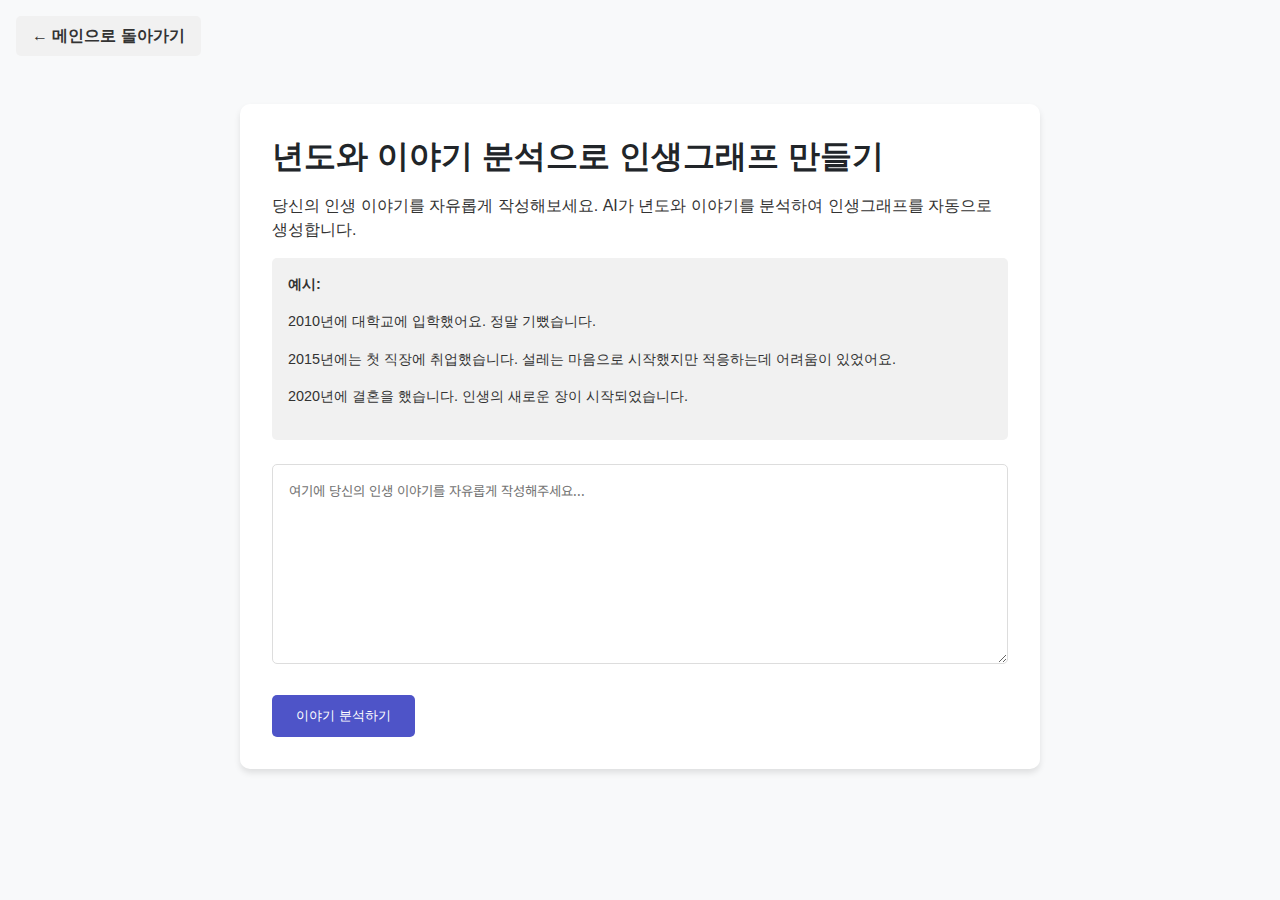
<file: analysis-graph.html>
<!doctype html>
<html lang="ko">
<head>
  <meta charset="utf-8"/>
  <link rel="icon" href="/favicon.ico"/>
  <meta name="viewport" content="width=device-width,initial-scale=1"/>
  <meta name="theme-color" content="#4e54c8"/>
  <meta name="description" content="년도와 이야기를 분석해서 인생그래프를 그려보세요"/>
  <link rel="apple-touch-icon" href="/logo192.png"/>
  <link rel="manifest" href="/manifest.json"/>
  <title>인생그래프 - 분석 기반</title>
  <link href="https://fonts.googleapis.com/css2?family=Noto+Sans+KR:wght@400;500;700&display=swap" rel="stylesheet">
  <script defer="defer" src="/static/js/main.83003733.js"></script>
  <link href="/static/css/main.36782c81.css" rel="stylesheet">
  <style>
    .analysis-container {
      max-width: 800px;
      margin: 2rem auto;
      padding: 2rem;
      background-color: #fff;
      border-radius: 10px;
      box-shadow: 0 4px 6px rgba(0, 0, 0, 0.1);
    }
    .text-input-area {
      width: 100%;
      min-height: 200px;
      padding: 1rem;
      border: 1px solid #ddd;
      border-radius: 5px;
      font-family: 'Noto Sans KR', sans-serif;
      margin-bottom: 1.5rem;
      resize: vertical;
    }
    .analysis-button {
      background-color: #4e54c8;
      color: white;
      border: none;
      padding: 0.75rem 1.5rem;
      border-radius: 5px;
      font-weight: 500;
      cursor: pointer;
    }
    .analysis-result {
      margin-top: 2rem;
      padding: 1.5rem;
      background-color: #f8f9fa;
      border-radius: 5px;
      display: none;
    }
    .example-text {
      background-color: #f1f1f1;
      padding: 1rem;
      border-radius: 5px;
      margin-bottom: 1.5rem;
      font-size: 0.9rem;
    }
    .back-button {
      display: inline-block;
      margin: 1rem;
      padding: 0.5rem 1rem;
      background-color: #f1f1f1;
      border-radius: 5px;
      text-decoration: none;
      color: #333;
    }
    .event-item {
      display: flex;
      align-items: center;
      margin-bottom: 0.5rem;
      padding: 0.5rem;
      background-color: white;
      border-radius: 5px;
      box-shadow: 0 1px 3px rgba(0,0,0,0.1);
    }
    .event-year {
      font-weight: bold;
      margin-right: 1rem;
      min-width: 50px;
    }
    .event-description {
      flex-grow: 1;
    }
    .event-emotion {
      margin-left: 1rem;
      width: 50px;
      text-align: center;
    }
    .emotion-slider {
      width: 100%;
      margin: 1rem 0;
    }
  </style>
</head>
<body>
  <a href="index.html" class="back-button">← 메인으로 돌아가기</a>
  <div class="analysis-container">
    <h1>년도와 이야기 분석으로 인생그래프 만들기</h1>
    <p>당신의 인생 이야기를 자유롭게 작성해보세요. AI가 년도와 이야기를 분석하여 인생그래프를 자동으로 생성합니다.</p>
    
    <div class="example-text">
      <p><strong>예시:</strong></p>
      <p>2010년에 대학교에 입학했어요. 정말 기뻤습니다.</p>
      <p>2015년에는 첫 직장에 취업했습니다. 설레는 마음으로 시작했지만 적응하는데 어려움이 있었어요.</p>
      <p>2020년에 결혼을 했습니다. 인생의 새로운 장이 시작되었습니다.</p>
    </div>
    
    <textarea class="text-input-area" id="storyInput" placeholder="여기에 당신의 인생 이야기를 자유롭게 작성해주세요..."></textarea>
    
    <button class="analysis-button" id="analyzeButton">이야기 분석하기</button>
    
    <div class="analysis-result" id="analysisResult">
      <h3>분석 결과</h3>
      <p>다음과 같은 인생 이벤트가 발견되었습니다. 감정 점수를 조정하고 그래프를 생성해보세요.</p>
      
      <div id="eventsList">
        <!-- 분석된 이벤트가 여기에 표시됩니다 -->
      </div>
      
      <button class="analysis-button" id="generateGraphButton" style="margin-top: 1.5rem;">인생그래프 생성하기</button>
    </div>
  </div>

  <script>
    document.addEventListener('DOMContentLoaded', function() {
      const storyInput = document.getElementById('storyInput');
      const analyzeButton = document.getElementById('analyzeButton');
      const analysisResult = document.getElementById('analysisResult');
      const eventsList = document.getElementById('eventsList');
      const generateGraphButton = document.getElementById('generateGraphButton');
      
      // 이야기 분석 버튼 클릭 이벤트
      analyzeButton.addEventListener('click', function() {
        const story = storyInput.value.trim();
        
        if (story === '') {
          alert('이야기를 입력해주세요.');
          return;
        }
        
        // 간단한 정규식으로 년도와 이야기 추출 (실제로는 더 복잡한 NLP가 필요할 수 있음)
        const yearPattern = /\b(19|20)\d{2}\b년?/g;
        const years = story.match(yearPattern);
        
        if (!years || years.length === 0) {
          alert('이야기에서 년도를 찾을 수 없습니다. 예시와 같이 년도를 포함해주세요.');
          return;
        }
        
        // 이야기를 문장으로 분리
        const sentences = story.split(/[.!?]\s+/);
        const events = [];
        
        // 각 문장에서 년도가 포함된 이벤트 추출
        sentences.forEach(sentence => {
          const match = sentence.match(yearPattern);
          if (match) {
            const year = match[0].replace('년', '');
            const description = sentence.replace(yearPattern, '').trim();
            
            // 감정 분석 (간단한 키워드 기반, 실제로는 더 복잡한 감정 분석이 필요)
            let emotion = 0;
            if (sentence.includes('기쁨') || sentence.includes('행복') || sentence.includes('좋았') || sentence.includes('기뻤')) {
              emotion = 7;
            } else if (sentence.includes('슬픔') || sentence.includes('우울') || sentence.includes('힘들') || sentence.includes('어려움')) {
              emotion = -5;
            } else if (sentence.includes('화') || sentence.includes('분노') || sentence.includes('짜증')) {
              emotion = -8;
            } else if (sentence.includes('설레') || sentence.includes('기대')) {
              emotion = 5;
            }
            
            events.push({
              year: year,
              description: description,
              emotion: emotion
            });
          }
        });
        
        // 이벤트 목록 표시
        displayEvents(events);
        
        // 결과 영역 표시
        analysisResult.style.display = 'block';
      });
      
      function displayEvents(events) {
        eventsList.innerHTML = '';
        
        events.forEach((event, index) => {
          const eventItem = document.createElement('div');
          eventItem.className = 'event-item';
          
          const yearElement = document.createElement('div');
          yearElement.className = 'event-year';
          yearElement.textContent = event.year;
          
          const descriptionElement = document.createElement('div');
          descriptionElement.className = 'event-description';
          descriptionElement.textContent = event.description;
          
          const emotionContainer = document.createElement('div');
          emotionContainer.className = 'event-emotion-container';
          
          const emotionSlider = document.createElement('input');
          emotionSlider.type = 'range';
          emotionSlider.min = '-10';
          emotionSlider.max = '10';
          emotionSlider.value = event.emotion;
          emotionSlider.className = 'emotion-slider';
          emotionSlider.id = `emotion-${index}`;
          
          const emotionValue = document.createElement('div');
          emotionValue.className = 'event-emotion';
          emotionValue.textContent = event.emotion;
          
          emotionSlider.addEventListener('input', function() {
            emotionValue.textContent = this.value;
          });
          
          emotionContainer.appendChild(emotionSlider);
          emotionContainer.appendChild(emotionValue);
          
          eventItem.appendChild(yearElement);
          eventItem.appendChild(descriptionElement);
          eventItem.appendChild(emotionContainer);
          
          eventsList.appendChild(eventItem);
        });
      }
      
      // 그래프 생성 버튼 클릭 이벤트
      generateGraphButton.addEventListener('click', function() {
        alert('인생그래프 생성 기능이 구현될 예정입니다.');
        // 여기에 그래프 생성 로직 추가
      });
    });
  </script>
</body>
</html>
</file>
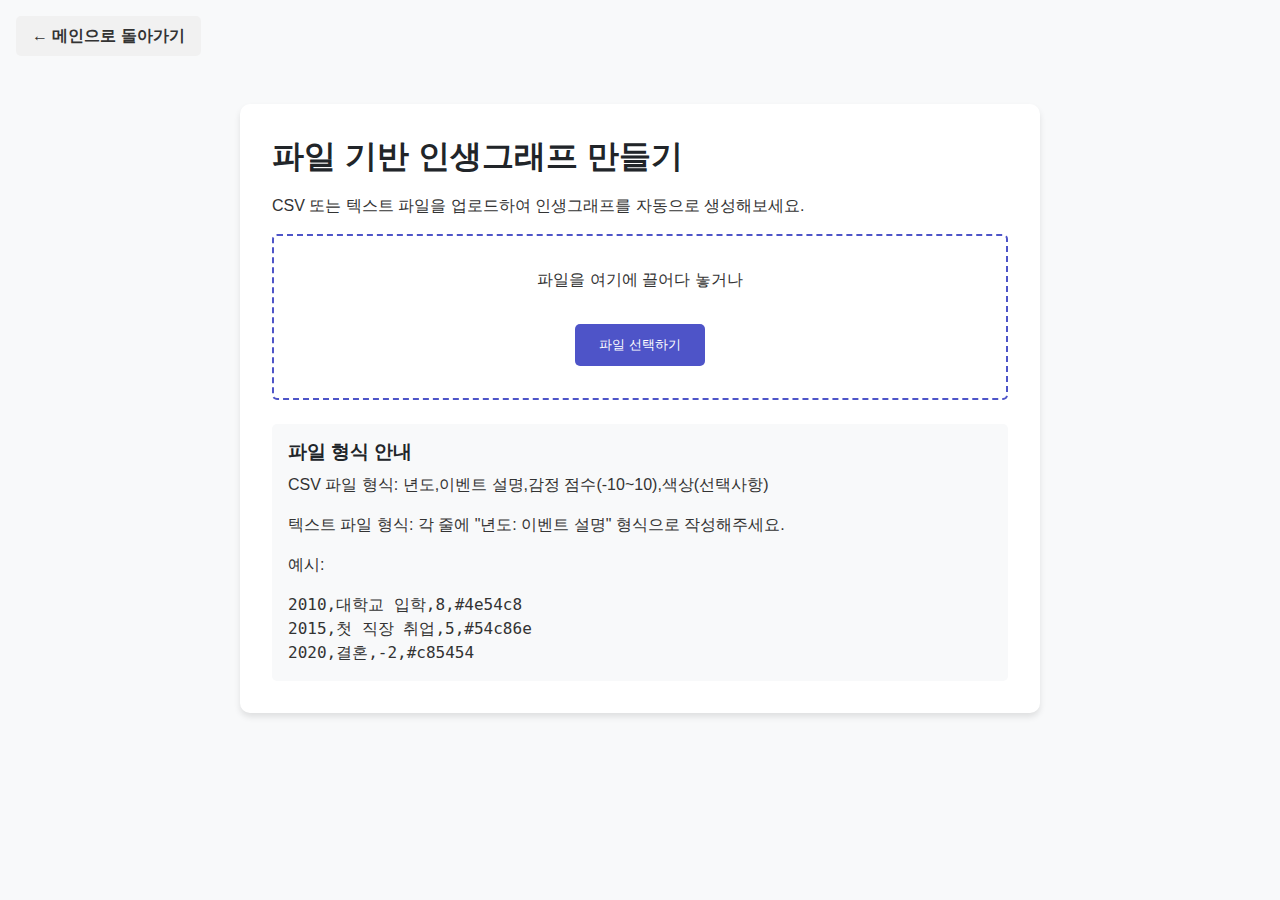
<file: file-graph.html>
<!doctype html>
<html lang="ko">
<head>
  <meta charset="utf-8"/>
  <link rel="icon" href="/favicon.ico"/>
  <meta name="viewport" content="width=device-width,initial-scale=1"/>
  <meta name="theme-color" content="#4e54c8"/>
  <meta name="description" content="파일 기반으로 인생그래프를 만들어보세요"/>
  <link rel="apple-touch-icon" href="/logo192.png"/>
  <link rel="manifest" href="/manifest.json"/>
  <title>인생그래프 - 파일 기반</title>
  <link href="https://fonts.googleapis.com/css2?family=Noto+Sans+KR:wght@400;500;700&display=swap" rel="stylesheet">
  <script defer="defer" src="/static/js/main.83003733.js"></script>
  <link href="/static/css/main.36782c81.css" rel="stylesheet">
  <style>
    .file-upload-container {
      max-width: 800px;
      margin: 2rem auto;
      padding: 2rem;
      background-color: #fff;
      border-radius: 10px;
      box-shadow: 0 4px 6px rgba(0, 0, 0, 0.1);
    }
    .file-upload-area {
      border: 2px dashed #4e54c8;
      border-radius: 5px;
      padding: 2rem;
      text-align: center;
      margin-bottom: 1.5rem;
      cursor: pointer;
      transition: all 0.3s ease;
    }
    .file-upload-area:hover {
      background-color: rgba(78, 84, 200, 0.05);
    }
    .file-upload-button {
      background-color: #4e54c8;
      color: white;
      border: none;
      padding: 0.75rem 1.5rem;
      border-radius: 5px;
      font-weight: 500;
      cursor: pointer;
      margin-top: 1rem;
    }
    .file-format-info {
      margin-top: 1.5rem;
      padding: 1rem;
      background-color: #f8f9fa;
      border-radius: 5px;
    }
    .back-button {
      display: inline-block;
      margin: 1rem;
      padding: 0.5rem 1rem;
      background-color: #f1f1f1;
      border-radius: 5px;
      text-decoration: none;
      color: #333;
    }
  </style>
</head>
<body>
  <a href="index.html" class="back-button">← 메인으로 돌아가기</a>
  <div class="file-upload-container">
    <h1>파일 기반 인생그래프 만들기</h1>
    <p>CSV 또는 텍스트 파일을 업로드하여 인생그래프를 자동으로 생성해보세요.</p>
    
    <div class="file-upload-area" id="dropArea">
      <p>파일을 여기에 끌어다 놓거나</p>
      <input type="file" id="fileInput" accept=".csv,.txt" style="display: none;">
      <button class="file-upload-button" onclick="document.getElementById('fileInput').click()">파일 선택하기</button>
    </div>
    
    <div class="file-format-info">
      <h3>파일 형식 안내</h3>
      <p>CSV 파일 형식: 년도,이벤트 설명,감정 점수(-10~10),색상(선택사항)</p>
      <p>텍스트 파일 형식: 각 줄에 "년도: 이벤트 설명" 형식으로 작성해주세요.</p>
      <p>예시:</p>
      <pre>2010,대학교 입학,8,#4e54c8
2015,첫 직장 취업,5,#54c86e
2020,결혼,-2,#c85454</pre>
    </div>
    
    <div id="previewArea" style="margin-top: 2rem; display: none;">
      <h3>미리보기</h3>
      <div id="previewContent"></div>
      <button id="generateButton" class="file-upload-button" style="margin-top: 1rem;">인생그래프 생성하기</button>
    </div>
  </div>

  <script>
    document.addEventListener('DOMContentLoaded', function() {
      const dropArea = document.getElementById('dropArea');
      const fileInput = document.getElementById('fileInput');
      const previewArea = document.getElementById('previewArea');
      const previewContent = document.getElementById('previewContent');
      const generateButton = document.getElementById('generateButton');
      
      // 드래그 앤 드롭 이벤트 처리
      ['dragenter', 'dragover', 'dragleave', 'drop'].forEach(eventName => {
        dropArea.addEventListener(eventName, preventDefaults, false);
      });
      
      function preventDefaults(e) {
        e.preventDefault();
        e.stopPropagation();
      }
      
      ['dragenter', 'dragover'].forEach(eventName => {
        dropArea.addEventListener(eventName, highlight, false);
      });
      
      ['dragleave', 'drop'].forEach(eventName => {
        dropArea.addEventListener(eventName, unhighlight, false);
      });
      
      function highlight() {
        dropArea.classList.add('highlight');
      }
      
      function unhighlight() {
        dropArea.classList.remove('highlight');
      }
      
      dropArea.addEventListener('drop', handleDrop, false);
      fileInput.addEventListener('change', handleFiles, false);
      
      function handleDrop(e) {
        const dt = e.dataTransfer;
        const files = dt.files;
        handleFiles({ target: { files } });
      }
      
      function handleFiles(e) {
        const file = e.target.files[0];
        if (file) {
          const reader = new FileReader();
          reader.onload = function(e) {
            const content = e.target.result;
            displayPreview(content, file.name);
          };
          reader.readAsText(file);
        }
      }
      
      function displayPreview(content, fileName) {
        let previewHTML = '<h4>' + fileName + '</h4>';
        
        if (fileName.endsWith('.csv')) {
          const rows = content.split('\n').slice(0, 5); // 처음 5줄만 표시
          previewHTML += '<table border="1" style="width: 100%; border-collapse: collapse;">';
          previewHTML += '<tr><th>년도</th><th>설명</th><th>감정 점수</th><th>색상</th></tr>';
          
          rows.forEach(row => {
            const cells = row.split(',');
            if (cells.length >= 2) {
              previewHTML += '<tr>';
              cells.forEach(cell => {
                previewHTML += '<td>' + cell + '</td>';
              });
              previewHTML += '</tr>';
            }
          });
          
          previewHTML += '</table>';
        } else {
          const lines = content.split('\n').slice(0, 5); // 처음 5줄만 표시
          previewHTML += '<ul>';
          lines.forEach(line => {
            previewHTML += '<li>' + line + '</li>';
          });
          previewHTML += '</ul>';
        }
        
        previewHTML += '<p>파일에서 ' + (content.split('\n').length) + '개의 항목이 발견되었습니다.</p>';
        
        previewContent.innerHTML = previewHTML;
        previewArea.style.display = 'block';
      }
      
      generateButton.addEventListener('click', function() {
        alert('인생그래프 생성 기능이 구현될 예정입니다.');
        // 여기에 그래프 생성 로직 추가
      });
    });
  </script>
</body>
</html>
</file>
<file: static/css/main.36782c81.css>
*{box-sizing:border-box;padding:0}*,body{margin:0}body{-webkit-font-smoothing:antialiased;-moz-osx-font-smoothing:grayscale;background-color:#f8f9fa;color:#333;font-family:Nanum Gothic,-apple-system,BlinkMacSystemFont,Segoe UI,Roboto,Oxygen,Ubuntu,Cantarell,Fira Sans,Droid Sans,Helvetica Neue,sans-serif;font-size:16px;line-height:1.5;min-height:100vh}code{font-family:source-code-pro,Menlo,Monaco,Consolas,Courier New,monospace}#root{display:flex;flex-direction:column;min-height:100vh;width:100%}h1,h2,h3,h4,h5,h6{color:#212529;line-height:1.3;margin-bottom:.5em}p{margin-bottom:1rem}button{cursor:pointer}button,input,select,textarea{font-family:inherit}a{color:#4263eb;text-decoration:none;transition:color .2s}a:hover{color:#3b5bdb;text-decoration:underline}.icon{vertical-align:middle}::-webkit-scrollbar{height:8px;width:8px}::-webkit-scrollbar-track{background:#f1f3f5;border-radius:4px}::-webkit-scrollbar-thumb{background:#dee2e6;border-radius:4px}::-webkit-scrollbar-thumb:hover{background:#adb5bd}:focus-visible{outline:3px solid #4263eb80;outline-offset:2px}@media (max-width:768px){body{font-size:15px}h1{font-size:1.8rem}h2{font-size:1.5rem}h3{font-size:1.3rem}}@media print{body{background:#fff;font-size:12pt}a,body{color:#000}a{text-decoration:underline}}.loading-container{align-items:center;background-color:#1e3a5f;display:flex;font-family:NanumGothic,Noto Sans KR,sans-serif;height:100vh;justify-content:center}.loading-text{animation:pulse 1.5s ease-in-out infinite;color:#fff;font-size:24px}@keyframes pulse{0%{opacity:.6;transform:scale(.98)}50%{opacity:1;transform:scale(1.02)}to{opacity:.6;transform:scale(.98)}}.life-graph-container{border-radius:12px;box-shadow:0 4px 12px #00000026;margin:0 auto;max-width:800px;padding:20px}.integrated-view-container,.life-graph-container{animation:fadeIn .8s ease-out forwards;background-color:#1e3a5f;color:#fff;font-family:NanumGothic,Noto Sans KR,sans-serif}.integrated-view-container{border-radius:0;box-shadow:none;display:flex;flex-direction:column;margin:0;max-height:100vh;min-height:100vh;overflow:hidden;padding:0;width:100%}.integrated-header{background-color:#162b47;border-bottom:1px solid #2a4d7c;justify-content:space-between;padding:1rem 1.5rem;z-index:10}.integrated-header,.integrated-header .logo{align-items:center;display:flex}.integrated-header .logo h1{color:#fff;font-size:1.5rem;font-weight:700;margin:0}.header-actions{align-items:center;display:flex;gap:.75rem}.back-button,.load-button,.save-button{align-items:center;border:none;border-radius:6px;cursor:pointer;display:flex;font-size:.9rem;font-weight:600;justify-content:center;padding:.65rem 1rem;transition:all .2s ease;white-space:nowrap}.back-button{border:1px solid #2a4d7c}.load-button,.save-button{background-color:#2a4d7c;color:#fff}.load-button:hover,.save-button:hover{background-color:#3a5d8c;transform:translateY(-2px)}.save-button:disabled{background-color:#34425e;color:#a3b3c2;cursor:not-allowed;transform:none}.load-button-container{position:relative}.integrated-content{display:flex;flex:1 1;gap:20px;padding-bottom:20px}.integrated-content.vertical-layout{flex-direction:column}.vertical-layout .input-section{flex:0 0 auto;max-height:50vh;min-height:40vh}.vertical-layout .graph-section{flex:1 1;min-height:45vh}.graph-section,.input-section{background-color:#fff;border-radius:12px;box-shadow:0 2px 8px #0000000d;display:flex;flex:1 1;flex-direction:column;overflow:hidden}.header{border-bottom:2px solid #2a4d7c;justify-content:space-between;margin-bottom:1.5rem;padding:1rem 0}.header,.logo{align-items:center;display:flex}.logo h1{color:#fff;font-size:2rem;font-weight:700;margin:0}.settings-button{background:none;border:none;color:#86c5ff;cursor:pointer;font-size:1.5rem;padding:.5rem;transition:transform .2s,color .2s}.settings-button:hover{color:#fff;transform:scale(1.1)}.settings-button:active{transform:scale(.95)}.main-content{display:flex;flex-direction:column;gap:1.25rem;margin-bottom:1.5rem}.action-button,.example-button{align-items:center;background-color:#2a4d7c;border:none;border-radius:8px;box-shadow:0 4px 8px #00000026;color:#fff;cursor:pointer;display:flex;font-size:1.15rem;overflow:hidden;padding:1.25rem 1.5rem;position:relative;text-align:left;transition:all .3s ease,transform .2s ease}.action-button:after,.example-button:after{background:#ffffff1a;border-radius:50%;content:"";height:0;left:50%;opacity:0;position:absolute;top:50%;transform:translate(-50%,-50%);width:0}.action-button:active:after,.example-button:active:after{height:300px;opacity:1;transition:width .6s,height .6s,opacity .6s;width:300px}.action-button:active,.example-button:active{transform:scale(.98)}.button-icon{font-size:1.4rem;margin-right:1rem}.button-text{font-size:1.15rem;font-weight:600}.manual-button{background-color:#0a84ff;color:#fff}.manual-button:hover{background-color:#0071e3;box-shadow:0 6px 12px #0003;transform:translateY(-3px)}.integrated-button{background-color:#2a4d7c;color:#fff}.integrated-button:hover{background-color:#3a5d8c;box-shadow:0 6px 12px #0003;transform:translateY(-3px)}.footer{border-top:1px solid #2a4d7c;margin-top:1.25rem;padding:1.25rem 0;text-align:center}.tagline{color:#86c5ff;font-size:1.1rem;line-height:1.5;margin:0}@media (max-width:1200px){.integrated-content{flex-direction:column}.graph-section,.input-section{width:100%}}@media (max-width:600px){.action-button,.example-button{font-size:1rem;padding:1rem 1.25rem}.logo h1{font-size:1.5rem}.button-icon{font-size:1.2rem}.button-text,.tagline{font-size:1rem}.integrated-header{flex-direction:column;gap:.75rem;padding:.75rem 1rem}.header-actions{justify-content:space-between;width:100%}.back-button,.load-button,.save-button{font-size:.8rem;padding:.5rem .75rem}}button:focus{outline:3px solid #ffa726}.action-button,.example-button{animation:fadeIn .6s ease-out forwards;animation-delay:.3s;animation-delay:calc(var(--btn-index, 0)*.15s + .3s)}.manual-button{--btn-index:1}.integrated-button{--btn-index:2}.event-input-container{background-color:#1e3a5f;box-shadow:0 2px 24px #00000040;color:#fff;display:flex;flex-direction:column;font-size:1rem;margin:0 auto;max-width:100%;min-height:100vh;padding:0;width:100%}.event-input-container.embedded{border-radius:0;display:flex;flex-direction:column;height:100%;min-height:0;overflow:hidden}.event-input-header{align-items:center;background-color:#162b47;border-bottom:1px solid #2a4d7c;display:flex;justify-content:space-between;padding:.75rem 1rem}.event-input-header h2{color:#fff;font-size:1.3rem;font-weight:600;margin:0}.step-indicator{color:#5d4037;font-size:1.2rem;font-weight:700}.step-icon{font-size:1.4rem;margin-right:10px}.event-input-content{flex:1 1;overflow-y:auto;padding:0}.event-form{display:flex;flex-direction:column;gap:.5rem;padding:.75rem 1rem}.input-row{animation:fadeIn .4s ease-out;display:flex;flex-wrap:wrap;gap:.5rem;margin-bottom:.25rem}.input-column{flex:1 1;min-width:150px}.year-column{flex:0 0 60%;max-width:90px}.color-column,.description-column,.emotion-column{flex:1 1}.input-row label{color:#86c5ff;display:block;font-size:.9rem;font-weight:600;margin-bottom:.3rem}.year-input-wrapper{align-items:center;display:flex}.year-label{color:#86c5ff;font-size:.9rem;font-weight:600;margin-left:.3rem}input[type=number],input[type=text]{background-color:#162b47;border:1px solid #2a4d7c;border-radius:6px;color:#fff;font-size:1rem;padding:.6rem .75rem;transition:border-color .2s,box-shadow .2s;width:100%}.year-input-small{font-size:.9rem;width:60%}input[type=number]:focus,input[type=text]:focus{border-color:#86c5ff;box-shadow:0 0 0 3px #86c5ff33;outline:none}input[type=number]::placeholder,input[type=text]::placeholder{color:#fff9}.emotion-selection{margin:.25rem 0}.emotion-meter{display:flex;flex-direction:column;gap:.3rem}.emotion-display{margin-bottom:.3rem;min-height:2rem;text-align:center}.emotion-emoji{display:inline-block;font-size:2rem;transition:all .3s}.emotion-labels{color:#86c5ff;display:flex;font-size:.75rem;justify-content:space-between;margin-bottom:.2rem}.emotion-label{align-items:center;display:flex;flex-direction:column;width:33%}.emoji-label{font-size:1.1rem;margin-bottom:.1rem}.emotion-slider{-webkit-appearance:none;appearance:none;background:linear-gradient(90deg,#0a84ff,#86c5ff,#ffb74d);border-radius:10px;height:5px;margin:.2rem 0;outline:none;width:100%}.emotion-slider::-webkit-slider-thumb{-webkit-appearance:none;appearance:none;background:#86c5ff;border:2px solid #162b47;border-radius:50%;box-shadow:0 2px 4px #0003;cursor:pointer;height:18px;width:18px}.color-options{display:flex;flex-wrap:wrap;gap:.5rem;margin-top:.3rem}.color-option{border:2px solid #162b47;border-radius:50%;cursor:pointer;height:36px;transition:all .2s ease;width:36px}.color-option:hover{transform:scale(1.1)}.color-option.selected{border:3px solid #fff;box-shadow:0 0 10px #fff6;transform:scale(1.15)}.input-controls{align-items:flex-end;display:flex;gap:.75rem;margin-top:0}.input-label-container{flex:1 1}.add-event-button{align-items:center;background-color:#0a84ff;border:none;border-radius:6px;color:#fff;cursor:pointer;display:flex;flex:0 0 auto;font-size:.9rem;font-weight:600;justify-content:center;padding:.75rem 1rem;transition:all .3s ease;white-space:nowrap}.add-event-button:hover{background-color:#0071e3;transform:translateY(-2px)}.graph-buttons{display:flex;gap:.75rem;justify-content:center;margin-top:.5rem}.download-button,.view-graph-button{align-items:center;border:none;border-radius:6px;cursor:pointer;display:flex;flex:1 1;font-size:.9rem;font-weight:600;justify-content:center;padding:.75rem 1rem;transition:all .3s ease;white-space:nowrap}.view-graph-button{background-color:#0a84ff;color:#fff}.view-graph-button:hover{background-color:#0071e3;transform:translateY(-2px)}.download-button{background-color:#2a4d7c;color:#fff}.download-button:hover{background-color:#3a5d8c;transform:translateY(-2px)}.download-button:disabled,.view-graph-button:disabled{background-color:#34425e;color:#a3b3c2;cursor:not-allowed;transform:none}.button-icon{font-size:1.1rem;margin-right:.5rem}.events-list{display:flex;flex:1 1;flex-direction:column;gap:.5rem;overflow-y:auto;padding:.5rem .75rem}.events-list-title{align-items:center;color:#86c5ff;display:flex;font-size:1rem;font-weight:600;margin-bottom:.5rem}.events-icon{font-size:1.2rem;margin-right:.75rem}.events-list ul{display:flex;flex-direction:column;gap:.3rem;list-style:none;margin:0;padding:0}.event-card{align-items:center;animation:fadeIn .4s ease-out;background-color:#162b47;border-left:5px solid #3498db;border-radius:6px;box-shadow:0 2px 4px #00000026;display:flex;gap:.5rem;justify-content:space-between;padding:.5rem .75rem;transition:all .2s ease}.event-card:hover{background-color:#1a314f;box-shadow:0 4px 8px #0003;transform:translateY(-2px)}.event-content{display:flex;flex:1 1;flex-direction:column;gap:.3rem}.event-header{align-items:center;display:flex;font-size:.85rem;font-weight:600;justify-content:space-between}.event-year{color:#adb5bd}.event-emotion{font-size:1.1rem}.event-description{font-size:.9rem;line-height:1.3;margin:0;word-break:break-word}.event-actions{display:flex;gap:.3rem}.delete-button,.edit-button{align-items:center;background-color:initial;border:none;border-radius:50%;color:#adb5bd;cursor:pointer;display:flex;font-size:1rem;height:28px;justify-content:center;transition:all .2s;width:28px}.delete-button:hover,.edit-button:hover{background-color:#ffffff1a;color:#fff;transform:scale(1.1)}.delete-button:active,.edit-button:active{transform:scale(.95)}.delete-button:hover{color:#ff6b6b}.example-prompt{background-color:#2a4d7c;border-radius:8px;margin:.5rem 1.25rem;padding:.8rem;text-align:center}.example-prompt p{font-size:.9rem;margin-bottom:.5rem}.example-prompt .example-button{background-color:#0a84ff;border:none;border-radius:6px;color:#fff;cursor:pointer;font-size:.9rem;font-weight:600;padding:.65rem 1rem;transition:all .2s ease}.example-prompt .example-button:hover{background-color:#0071e3;transform:translateY(-2px)}.event-added-message{animation:fadeOut 3s forwards;animation-delay:2s;background-color:#2ecc7133;border-left:4px solid #2ecc71;border-radius:4px;margin:.3rem 1.25rem;padding:.5rem 1.25rem}@keyframes fadeOut{0%{opacity:1}to{opacity:0}}@media (max-width:768px){.input-row{flex-direction:column;gap:.5rem}.year-column{flex:1 1;max-width:none}.graph-buttons{flex-direction:column}.event-card{flex-wrap:wrap}.event-description{flex:0 0 100%;margin:.3rem 0}.event-actions{margin-left:auto}}@media (max-width:480px){.color-options{justify-content:space-between}.event-input-header h2{font-size:1.1rem}}button:focus,input:focus{outline:3px solid #ffa726;outline-offset:2px}.graph-modal-overlay{align-items:center;animation:fadeIn .3s ease-out;background-color:#000c;bottom:0;display:flex;justify-content:center;left:0;position:fixed;right:0;top:0;z-index:1000}.graph-modal-content{background-color:#1e3a5f;border-radius:8px;box-shadow:0 6px 24px #0000004d;display:flex;flex-direction:column;max-height:90vh;max-width:1200px;overflow:hidden;width:90%}.graph-modal-header{align-items:center;background-color:#162b47;border-bottom:1px solid #2a4d7c;display:flex;justify-content:space-between;padding:1rem 1.5rem}.graph-modal-title{color:#fff;font-size:1.4rem;font-weight:600;margin:0}.graph-modal-close{background:none;border:none;color:#86c5ff;cursor:pointer;font-size:1.5rem;padding:.25rem;transition:all .2s}.graph-modal-close:hover{color:#fff;transform:scale(1.1)}.graph-modal-body{flex:1 1;overflow-y:auto;padding:1.5rem}.graph-modal-footer{background-color:#162b47;border-top:1px solid #2a4d7c;display:flex;gap:1rem;justify-content:flex-end;padding:1rem 1.5rem}.graph-display-container{background-color:#162b47;border-radius:8px;color:#fff;display:flex;flex-direction:column;font-family:NanumGothic,Noto Sans KR,sans-serif;height:100%;overflow:hidden}.graph-display-container.embedded{border-radius:0}.graph-header{background-color:#162b47;border-bottom:1px solid #2a4d7c;justify-content:space-between;padding:1rem 1.5rem}.graph-header,.graph-title{align-items:center;display:flex}.graph-title{font-size:1.3rem;font-weight:600}.graph-icon{font-size:1.4rem;margin-right:.75rem}.back-button{align-items:center;background-color:initial;border:none;border-radius:6px;color:#86c5ff;cursor:pointer;display:flex;font-size:1rem;padding:.5rem .75rem;transition:all .2s ease}.back-button:hover{background-color:#86c5ff1a}.back-button:active{transform:scale(.98)}.back-icon{font-size:1.4rem;margin-right:8px}.graph-content{display:flex;flex:1 1;flex-direction:column;overflow-y:auto;padding:1.25rem}.graph-container{background:#fff;border-radius:12px;box-shadow:0 4px 12px #4e54c81a;padding:20px;position:relative}.embedded .graph-container{height:407px}.graph-canvas{display:block;height:100%;width:100%}.graph-actions-bottom{background-color:#ffffffe6;border-top:1px solid #e9ecef;bottom:15px;display:flex;gap:1rem;justify-content:center;left:0;padding:.5rem;position:absolute;right:0;z-index:10}.graph-actions-bottom .export-button{align-items:center;background-color:#86c5ff;border:none;border-radius:6px;color:#162b47;cursor:pointer;display:flex;font-size:.9rem;font-weight:600;justify-content:center;padding:.5rem 1rem;transition:all .2s ease}.graph-actions-bottom .export-button:hover{background-color:#5ba2e7;transform:translateY(-2px)}.graph-actions-bottom .export-button:active{transform:translateY(0)}.graph-actions-bottom .export-button:disabled{background-color:#e9ecef;color:#adb5bd;cursor:not-allowed;transform:none}.graph-actions-bottom .export-icon{margin-right:.5rem}.graph-tooltip{background-color:#1e3a5f;border-radius:6px;box-shadow:0 3px 12px #0003;color:#fff;max-width:300px;min-width:150px;opacity:.95;padding:.5rem .75rem;pointer-events:none;position:absolute;text-align:center;transition:opacity .2s,transform .2s;z-index:100}.graph-tooltip:after{border-left:8px solid #0000;border-right:8px solid #0000;border-top:8px solid #1e3a5f;bottom:-8px;content:"";height:0;left:50%;position:absolute;transform:translateX(-50%);width:0}.tooltip-year{color:#86c5ff;font-weight:600;margin-bottom:.25rem}.tooltip-text,.tooltip-year{font-size:.9rem}.active-event-detail{background-color:#2a4d7c;border-radius:8px;box-shadow:0 2px 8px #0000001a;margin-bottom:1rem;margin-top:1rem;padding:.75rem 1rem}.event-year{color:#86c5ff;font-size:.9rem;font-weight:600;margin-bottom:.25rem}.event-description{font-size:1rem}.graph-actions{display:flex;gap:.75rem;justify-content:flex-end;margin-top:1rem}.export-button{align-items:center;background-color:#2a4d7c;border:none;border-radius:6px;color:#fff;cursor:pointer;display:flex;font-size:.9rem;font-weight:600;padding:.65rem 1rem;transition:all .2s}.export-button:hover{background-color:#3a5d8c;transform:translateY(-2px)}.export-button:disabled{background-color:#34425e;color:#a3b3c2;cursor:not-allowed;transform:none}.export-icon{font-size:1.1rem;margin-right:.5rem}@media (max-width:768px){.graph-container{height:400px}.graph-actions{flex-direction:column}.export-button{width:100%}}.graph-display-container.embedded{border:1px solid #e9ecef;border-radius:8px;box-shadow:none;height:auto;max-height:100%;min-height:auto;overflow:hidden}.step-indicator{align-items:center;color:#495057;display:flex;font-size:1.1rem;font-weight:600}.embedded .step-indicator{font-size:1rem;margin-left:auto;margin-right:auto}.step-icon{font-size:1.2rem;margin-right:.5rem}.canvas-wrapper{background-color:#fff;border-radius:8px;box-shadow:0 2px 12px #0000000f;height:100%;transform-origin:center;transition:transform .3s ease;width:75%}.embedded .canvas-wrapper{box-shadow:none;width:100%}canvas{border-radius:8px;height:100%;width:100%}.zoom-controls{background-color:#ffffffe6;border-radius:10px;box-shadow:0 2px 8px #0000001a;display:flex;flex-direction:column;gap:.5rem;padding:.75rem;position:absolute;right:2rem;top:50%;transform:translateY(-50%)}.embedded .zoom-controls{gap:.3rem;padding:.5rem;right:1rem}.zoom-button{align-items:center;background-color:#f8f9fa;border:none;border-radius:8px;color:#495057;cursor:pointer;display:flex;font-size:1.5rem;height:44px;justify-content:center;transition:all .2s ease;width:44px}.embedded .zoom-button{font-size:1.2rem;height:36px;width:36px}.zoom-button:hover{background-color:#e9ecef;color:#212529;transform:translateY(-2px)}.zoom-button:active{transform:scale(.95)}.zoom-button.zoom-in{color:#4263eb}.zoom-button.zoom-out{color:#fa5252}.zoom-button.zoom-reset{font-size:1.2rem}.embedded .zoom-button.zoom-reset{font-size:1rem}.event-tooltip{animation:tooltipEntrance .3s ease-out;background-color:#fffffffa;border-radius:10px;box-shadow:0 6px 24px #00000026;font-size:1rem;max-width:320px;padding:1.25rem;pointer-events:none;position:absolute;transition:opacity .3s,transform .3s;z-index:1000}.event-tooltip.embedded{box-shadow:0 4px 16px #0000001a;font-size:.9rem;max-width:240px;padding:.75rem}@keyframes tooltipEntrance{0%{opacity:0;transform:translateY(10px)}to{opacity:1;transform:translateY(0)}}.tooltip-year{color:#333;font-size:1.3rem;font-weight:700;margin-bottom:.75rem}.event-tooltip.embedded .tooltip-year{font-size:1.1rem;margin-bottom:.5rem}.tooltip-description{color:#495057;font-size:1.1rem;line-height:1.6;margin-bottom:1rem}.event-tooltip.embedded .tooltip-description{font-size:.95rem;line-height:1.4;margin-bottom:.75rem}.tooltip-emotion-container{align-items:center;display:flex;justify-content:space-between;margin-top:.5rem}.tooltip-emotion-label{color:#495057;font-size:1.1rem;font-weight:600}.event-tooltip.embedded .tooltip-emotion-label{font-size:.9rem}.tooltip-emotion{font-size:2.5rem;text-align:right}.event-tooltip.embedded .tooltip-emotion{font-size:2rem}.info-guide{align-items:center;animation:fadeInUp .5s ease-out;background-color:#fffffff2;border-radius:10px;bottom:1.5rem;box-shadow:0 4px 16px #0000001a;display:flex;left:50%;max-width:90%;padding:1rem 1.5rem;position:absolute;transform:translateX(-50%);z-index:900}@keyframes fadeInUp{0%{opacity:0;transform:translate(-50%,20px)}to{opacity:1;transform:translate(-50%)}}.info-icon{font-size:1.5rem;margin-right:1rem}.info-text{color:#495057;font-size:1rem;line-height:1.5;margin:0}.graph-footer{background-color:#f8f9fa;border-top:1px solid #e9ecef;min-height:60px;padding:.75rem 2rem;text-align:center}.graph-footer-text{color:#495057;font-size:1.1rem;font-weight:600;margin-bottom:.25rem}.graph-footer-hint{color:#868e96;font-size:.9rem;margin-top:.25rem}@media (max-width:768px){.graph-content{flex-direction:column;height:calc(100vh - 120px)}.canvas-wrapper{height:80%;width:100%}.zoom-controls{bottom:1.5rem;flex-direction:row;right:1.5rem;top:auto;transform:none}.zoom-button{font-size:1.4rem;height:48px;width:48px}.event-tooltip{max-width:80%}.tooltip-year{font-size:1.2rem}.tooltip-description{font-size:1rem}.info-guide{bottom:5rem;padding:.75rem 1rem}.embedded .graph-content{height:350px}}@media (max-width:480px){.back-button{padding:.4rem .6rem}.step-text{display:none}.graph-footer-text{font-size:1rem}.graph-footer-hint{font-size:.8rem}.zoom-controls{bottom:1rem;padding:.5rem;right:1rem}.zoom-button{height:40px;width:40px}.embedded .graph-content{height:300px}}@media (hover:none){.back-button,.zoom-button{transition:none}}button:focus{outline:2px solid #4263eb;outline-offset:2px}canvas:hover{cursor:default}.graph-controls{display:flex;gap:8px;position:absolute;right:10px;top:10px;z-index:10}.graph-controls button{background:linear-gradient(135deg,#4e54c8,#8f94fb);border:none;border-radius:6px;color:#fff;cursor:pointer;font-family:NanumGothic,sans-serif;font-size:14px;padding:8px 12px;transition:all .2s ease}.graph-controls button:hover{background:linear-gradient(135deg,#4448a9,#7a7fe6);transform:translateY(-2px)}.graph-controls button:active{transform:translateY(0)}.graph-controls button:disabled{background:#e0e0e0;cursor:not-allowed;transform:none}.graph-container canvas{transition:all .3s ease}.graph-container:hover canvas{filter:brightness(1.02)}.emotion-button{align-items:center;border:2px solid;border-radius:20px;cursor:pointer;display:flex;font-family:NanumGothic,sans-serif;gap:8px;padding:8px 16px;transition:all .2s ease}.emotion-button.active{color:#fff;transform:scale(1.05)}@media (max-width:768px){.graph-controls{flex-direction:column;right:5px}.graph-controls button{font-size:12px;padding:6px 10px}.emotion-button{font-size:12px;padding:6px 12px}}@keyframes fadeIn{0%{opacity:0;transform:translateY(20px)}to{opacity:1;transform:translateY(0)}}.graph-container{animation:fadeIn .6s ease-out forwards}.graph-container .chartjs-legend{background:#4e54c80d;border-radius:8px;margin-top:20px;padding:10px}.graph-container .chartjs-legend li{align-items:center;display:flex;font-family:NanumGothic,sans-serif;margin:8px 0}.graph-container .chartjs-legend li span{border-radius:50%;display:inline-block;height:12px;margin-right:8px;width:12px}.graph-container .chartjs-tooltip{background:#fff!important;border:1px solid #4e54c833!important;border-radius:8px!important;box-shadow:0 4px 12px #0000001a!important;font-family:NanumGothic,sans-serif!important;padding:12px!important}@media (max-width:768px){.graph-container{padding:10px}.graph-container .chartjs-legend{font-size:12px}}
/*# sourceMappingURL=main.36782c81.css.map*/
</file>
